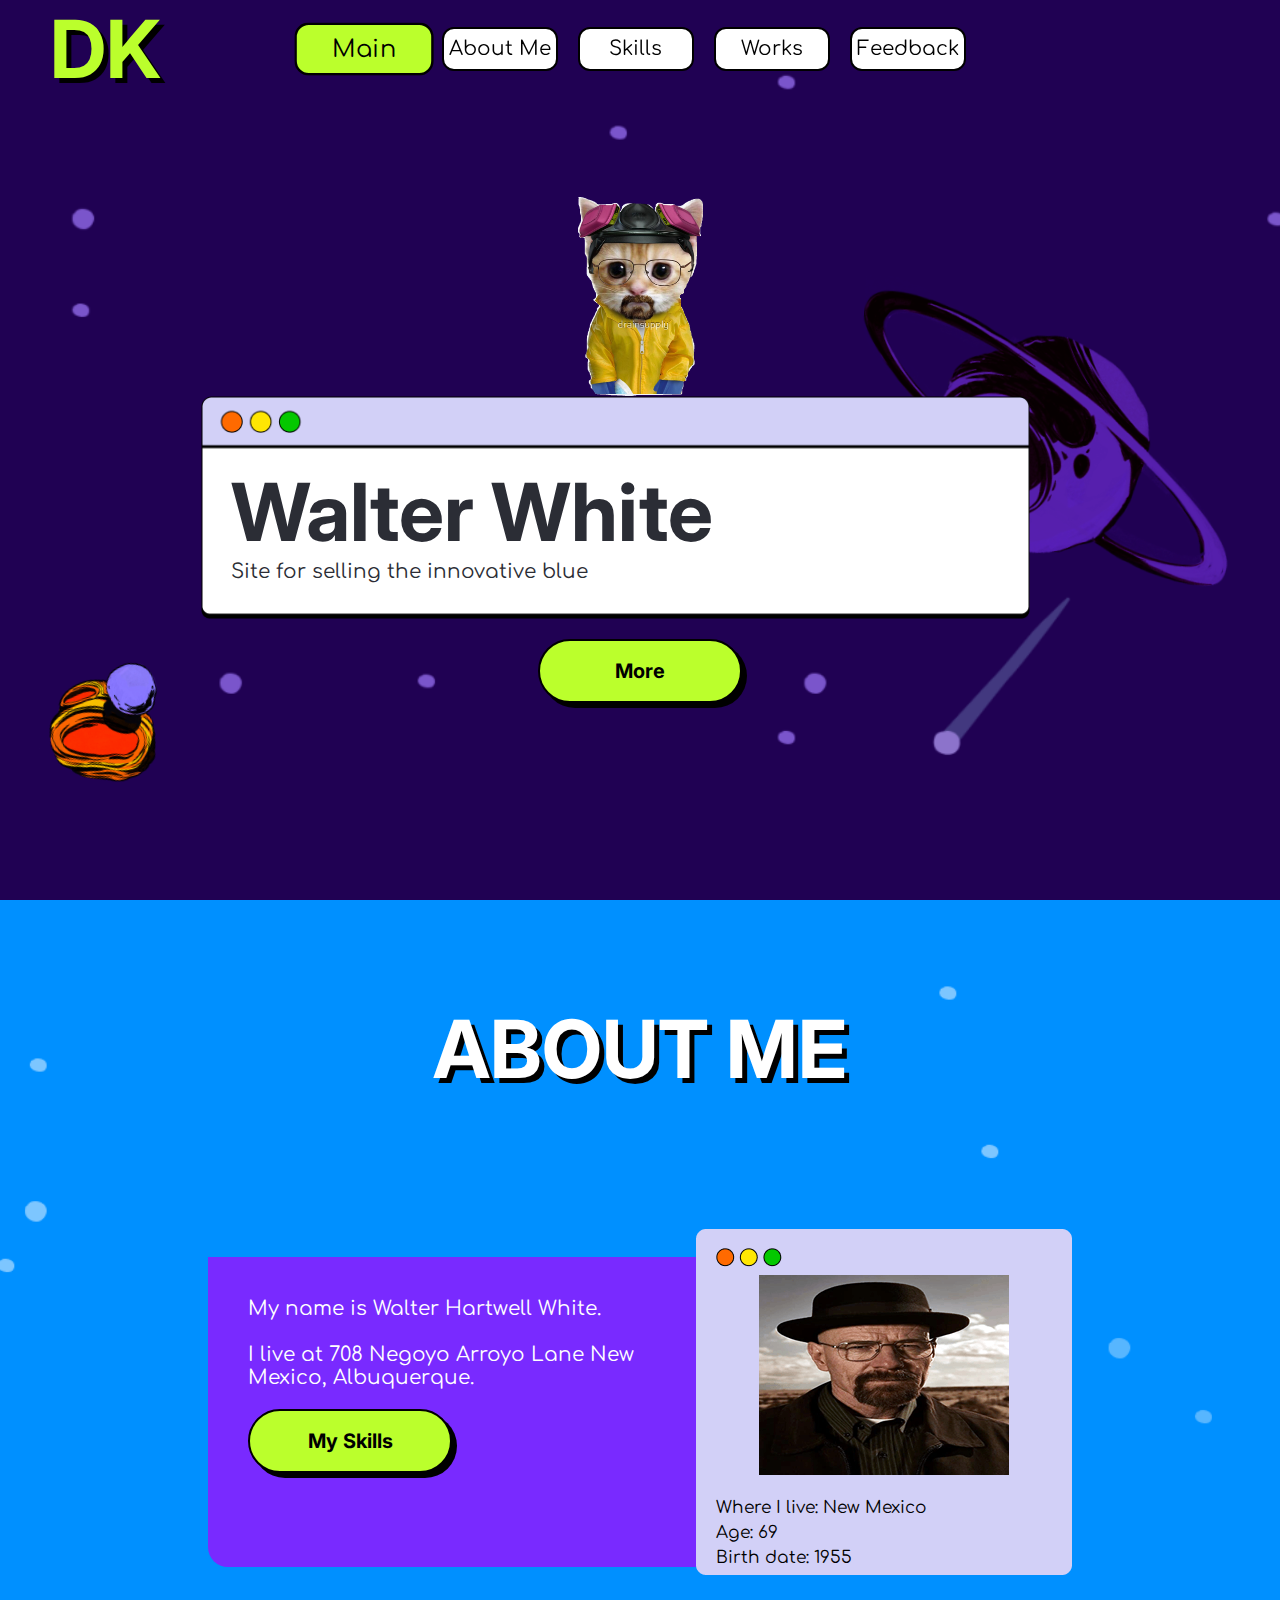
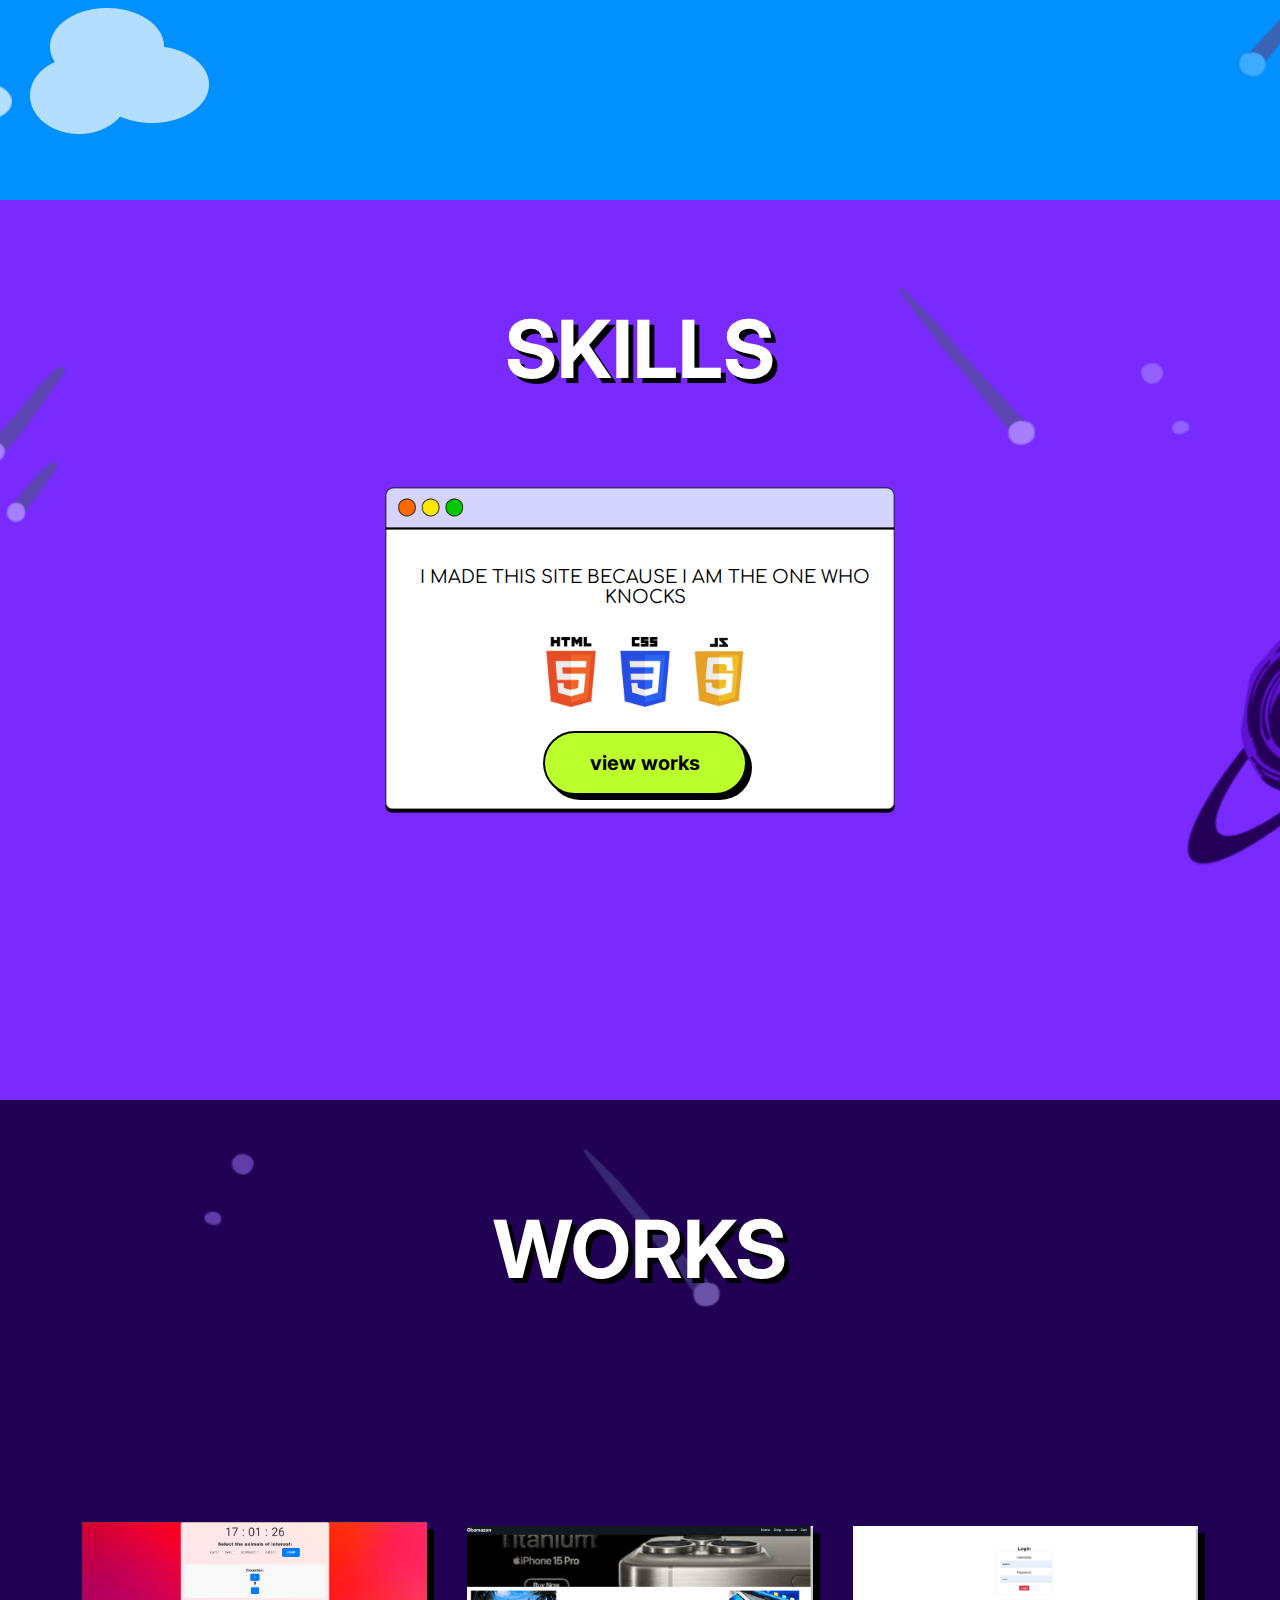
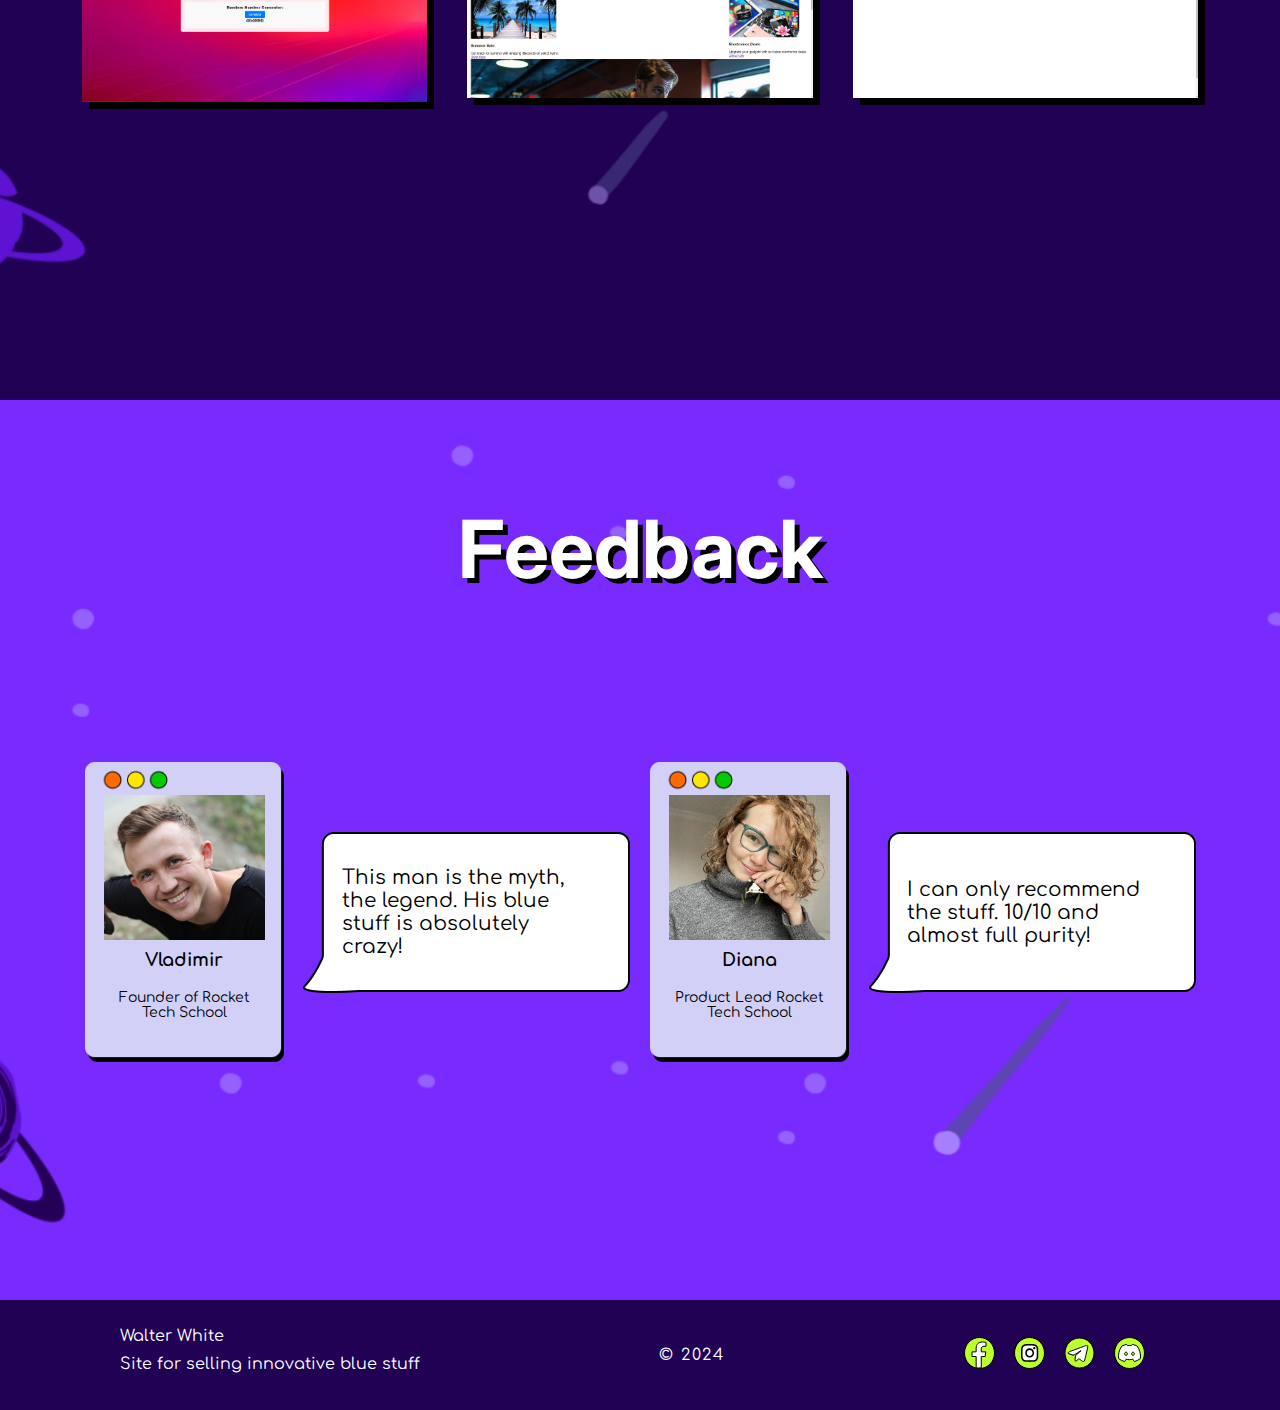
<file: index.html>
<!DOCTYPE html>
<html lang="en">

<head>
    <link rel="preconnect" href="https://fonts.googleapis.com">
    <link rel="preconnect" href="https://fonts.gstatic.com" crossorigin>
    <link
        href="https://fonts.googleapis.com/css2?family=Comfortaa:wght@300..700&family=Inter:wght@100..900&display=swap"
        rel="stylesheet">
    <link rel="stylesheet" href="./styles.css">
    <meta charset="UTF-8">
    <meta name="viewport" content="width=device-width, initial-scale=1.0">
    <title>Waltuh Online Shop</title>
</head>
<body>
    <nav>
        <div class="fixed-menu">
            <h1 class="logo">DK</h1>
            <div class="nav-links">
                <a class="nav-link main-link active" href="#main">Main</a>
                <a class="nav-link about-link" href="#about">About Me</a>
                <a class="nav-link skills-link" href="#skills">Skills</a>
                <a class="nav-link works-link" href="#works">Works</a>
                <a class="nav-link comments-link" href="#comments">Feedback</a>
            </div>
            <div class="mobile-button">
                <img class="mobile-btn" src="img/mobile_menu.webp" width="40">
                <img class="mobile-btn btn-hide" src="img/close_menu.png" width="40">
            </div>
            
            <div class="mobile-menu hide">
                <div class="mobile-nav">
                    <div class="mobile-nav-links">
                        <a class="nav-link" href="#main">Main</a>
                        <a class="nav-link" href="#about">About Me</a>
                        <a class="nav-link" href="#skills">Skills</a>
                        <a class="nav-link" href="#works">Works</a>
                        <a class="nav-link" href="#comments">Feedback</a>
                    </div>
                </div>
            </div>
        </div>
    </nav>

    <section id="main">
        <div class="main-block">
            <div class="planet"></div>
            <img src="img/maskot.png" width="125">
            <div class="main-content">
                <h1 class="main-title">Walter White</h1>
                <p class="main-subtitle">Site for selling the innovative blue</p>
            </div>
            <div class="button">
                <a href="#">More</a>  
            </div>
        </div>
        <div class="moving-planet"></div>
    </section>

    <section id="about">
        <h1 class="title">ABOUT ME</h1>
            <div class="about-block">
                <div class="about-content">
                    <div class="about-text">
                        <p class="about-title"> My name is Walter
                            Hartwell White. <br><br>
                           I live at 708 Negoyo Arroyo
                           Lane New Mexico, Albuquerque.
                        </p>
                        <div class="button">
                            <a href="#">My Skills</a>  
                        </div>
                    </div>
                </div>
                <div class="about-card">
                    <img src="img/photo.png">
                    <p>Where I live: New Mexico</p>
                    <p>Age: 69</p>
                    <p>Birth date: 1955</p>
                </div>
            </div>
            <div class="moving-cloud"></div>
    </section>

    <section id="skills">
        <h1 class="title">SKILLS</h1>
        <div class="skills-block">
            <div class="skills-card">
                <p> I MADE THIS SITE
                    BECAUSE I AM THE 
                    ONE WHO KNOCKS
                </p>
                <div class="languages">
                    <img src="img/html.webp" width="70">
                    <img src="img/css.webp" width="70">
                    <img src="img/js.webp" width="70">
                </div>
                <div class="button">
                    <a href="#">view works</a>  
                </div>
            </div>
        </div>
    </section>

    <section id="works">
        <h1 class="title">WORKS</h1>
        <div class="works-block">
            <img src="img/work1.webp" >
            <img src="img/work2.webp">
            <img src="img/work3.webp">
        </div>
    </section>

    <section id="comments">
        <h1 class="title">Feedback</h1>
        <div class="comments-block">
            <div class="comment-card">
                <img src="img/photo1.webp">
                <h3>Vladimir</h3>
                <p>Founder of Rocket Tech School</p>
            </div>
            <div class="comment">
                <p>
                   This man is the myth,
                   the legend. His blue stuff
                   is absolutely crazy!
                </p>
            </div>
            <div class="comment-card">
                <img src="img/photo2.webp">
                <h3>Diana</h3>
                <p>Product Lead Rocket Tech School</p>
            </div>
            <div class="comment">
                <p>
                   I can only recommend the
                   stuff. 10/10 and almost
                   full purity!
                </p>
            </div>
        </div>
    </section>

    <footer>
        <div class="footer-info">
            <p>Walter White</p>
            <p>Site for selling innovative blue stuff</p>
        </div>
        <div class="footer-year">
            <p>© 2024</p>
        </div>
        <div class="footer-links">
            <a href="#"><img src="img/facebook.svg"></a>
            <a href="#"><img src="img/instagram.svg"></a>
            <a href="#"><img src="img/telegram.svg"></a>
            <a href="#"><img src="img/discord.svg"></a>
        </div>
    </footer>

    <script src="main.js"></script>
</body>
</html>
<!-- <body>
    <script src="./main.js"></script>
    <nav>
        <div class="fixed-menu">
            <h1 class="logo">DK</h1>
            <div class="nav-links">
                <a class="nav-link main-link active" href="#main">Главная</a>
                <a class="nav-link about-link" href="#about">Обо мне</a>
                <a class="nav-link skills-link" href="#skills">Навыки</a>
                <a class="nav-link works-link" href="#works">Работы</a>
                <a class="nav-link comments-link" href="#comments">Отзывы</a>
            </div>
            <div class="mobile-button">
                <img src="img/mobile_menu.webp" width="40">
            </div>
            <div class="mobile-menu hide">
                <div class="mobile-nav">
                    <div class="mobile-nav-links">
                        <a class="nav-link" href="#main">Главная</a>
                        <a class="nav-link" href="#about">Обо мне</a>
                        <a class="nav-link" href="#skills">Навыки</a>
                        <a class="nav-link" href="#works">Работы</a>
                        <a class="nav-link" href="#comments">Отзывы</a>
                    </div>
                </div>
            </div>
        </div>
    </nav>




    <section id="main">
        <div class="main-block">
            <img src="./img/maskot.webp" width="125">
            <div class="main-content">
                <h1 class="main-title">
                    JOHN WICK
                </h1>
                <p class="main-subtitle">
                    Official John Wick Development Site for guns
                </p>
            </div>
            <div class="button">
                <a href="#">More</a>
            </div>
        </div>
        <div class="moving-planet">
        </div>
    </section>



    <section id="about">
        <h1 class="title">ABOUT ME</h1>
        <div class="about-block">
            <div class="about-content">
                <div class="about-text">
                    <p class="about-title"> My name is John Wick.
                        I develop innovative websites and applications to sell guns. <br><br>
                        I enjoy creating interesting gun models.
                    </p>
                    <div class="button">
                        <a href="#">My skills</a>
                    </div>
                </div>
            </div>
            <div class="about-card">
                <img src="./img/3jdcvk.jpg">
                <p>Location: New Mexico, Albuquerque</p>
                <p>Age: 80</p>
                <p>Date of birth: 1944</p>
            </div>
        </div>
        <div class="moving-cloud"></div>
    </section>

    <section id="skills">
        <h1 class="title">SKILLS</h1>
        <div class="skills-block">
            <div class="skills-card">
                <p> I MADE THIS WEBSITE
                    BECAUSE I AM A SIGMA
                </p>
                <div class="languages">
                    <img src="./img/html.webp" width="70">
                    <img src="./img/css.webp" width="70">
                    <img src="./img/js.webp" width="70">
                </div>
                <div class="button">
                    <a href="#">View Works</a>
                </div>
            </div>
            <div class="moving-planet2">
            </div>
        </div>
    </section>

    <section id="works">
        <h1 class="title">WORKS</h1>
        <div class="work-block">
            <img src="./img/image.png">
            <img src="./img/work2.webp">
            <img src="./img/work3.webp">
        </div>
    </section>

    <section id="comments">
        <h1 class="title">COMMENTS</h1>
        <div class="comment-block">
            <div class="comment-card">
                <img src="./img/photo1.webp">
                <h3>Vladimir</h3>
                <p>CEO of Rocket Tech School</p>
            </div>
            <div class="comment">
                <p>
                    This girl has completed the
                    4 month Web
                    Development Course,
                    and is already creating
                    sophisticated websites!
                </p>
            </div>
            <div class="comment-card">
                <img src="./img/photo2.webp">
                <h3>Diana</h3>
                <p>Product Lead Rocket Tech School</p>
            </div>
            <div class="comment">
                <p>
                    Very good at writing code.
                    Excellent website
                    optimization, innovative,
                    stylish and youthful!
                </p>
            </div>
        </div>
    </section>
    <footer>
        <div class="footer-info">
            <p>JOHN WICK</p>
            <p>Innovative gun seller's personal site</p>
        </div>
        <div class="footer-year">
            <p>© 2024</p>
        </div>
        <div class="footer-links">
            <a href="#">
                <img src="img/facebook.svg">
            </a>
            <a href="#">
                <img src="img/instagram.svg">
            </a>
            <a href="#">
                <img src="img/telegram.svg">
            </a>
            <a href="#">
                <img src="img/discord.svg">
            </a>
        </div>
    </footer>
</body>

</html> -->
</file>
<file: styles.css>
@import url('https://fonts.googleapis.com/css2?family=Comfortaa:wght@700&family=Inter:wght@700&display=swap');

*{
    margin: 0;
    font-family: 'Inter', sans-serif;
    scroll-behavior: smooth;
}

section{
    background-position: center;
    background-repeat: no-repeat;
    background-size: cover;
    min-height: 100vh;
    position: relative;
}

#main{
    background-image: url(img/bgMAIN.webp);
}

 #about{
     background-image: url(img/bgABOUT.png);
 }
 
 #skills{
     background-image: url(img/bgSKILLS.webp);
 }
 
 #works{
     background-image: url(img/bgWORKS.webp);
 }
 
 #comments{
     background-image: url(img/bgCOMMENTS.webp);
 }

 .main-block, .about-block, .skills-block, .works-block, .comments-block{
    display: flex;
    justify-content: center;
    align-items: center;
    min-height: 70vh;
}

.main-block{
    flex-direction: column;
    height: 100vh;
}

.main-content{
    background-image: url(img/form1.webp);
    background-repeat: no-repeat;
    background-size: contain;
    width: 849px;
    height: 223px;
    padding-left: 30px;
    z-index: 2;
}

.main-title{
    padding-top: 67px;
    color: #2B2D35;
    font-size: 80px;
}

.main-subtitle{
    color: #2B2D35;
    font-size: 20px;
    font-family: 'Comfortaa';
}

.button{
    width: 200px;
    height: 60px;
    border-radius: 100px;
    border: 2px solid #000;
    background: #BBFF2C;
    display: flex;
    justify-content: center;
    align-items: center;
    box-shadow: 5px 5px 0 #000000;
    margin-top: 20px;
    transition-duration: 0.3s;
}

.button a {
    color: #000;
    font-size: 20px;
    font-weight: 700;
    text-decoration: none;
}

.button:hover{
    background: #a0d826;
}

nav{
    position: fixed;
    top: 0;
    width: 100%;
    z-index: 10;
}

.logo{
    color: #BBFF2C;
    font-size: 80px;
    padding-left: 50px;
    text-shadow: 5px 5px 0 #000000;
}

.fixed-menu{
    display: flex;
    justify-content: space-between;
    align-items: center;
    flex: 1;
}

.nav-links{
    display: flex;
    justify-content: center;
    flex-grow: 1;
    padding-right: 150px;
}

.nav-link{
    width: 112px;
    height: 40px;
    border-radius: 12px;
    border: 2px solid #000;
    background-color: #FFF;
    text-decoration: none;
    color: #000;
    font-size: 20px;
    font-family: 'Comfortaa';
    display: flex;
    justify-content: center;
    align-items: center;
    margin-right: 20px;
    transition-duration: 0.3s;
}

.active, .nav-link:hover{
    background-color: #BBFF2C;
    transform: scale(1.2, 1.2);
}

.mobile-button{
    display: none;
    width: 40px;
    position: absolute;
    right: 20px;
    top: 20px;
}

.hide{
    display: none;
}

.mobile-menu{
    position: absolute;
    top: 0;
    z-index: -1;
    width: 100%;
    background-color: #200153;
    min-height: 100vh;
}

.mobile-nav{
    height: 100vh;
    display: flex;
    flex-direction: column;
    justify-content: center;
    align-items: center;
}

.mobile-nav-links .nav-link{
    margin-bottom: 30px;
    width: 210px;
    height: 50px;
}


.off-scroll{
    overflow: hidden;
}



.planet{
    background: url(img/planet.webp);
    background-repeat: no-repeat;
    width: 405px;
    height: 330px;
    transform: rotate(-176deg);
    position: absolute;
    right: 20px;
    z-index: 1;
}

.moving-planet{
    background: url(img/moving-planet.webp);
    background-repeat: no-repeat;
    width: 200px;
    height: 230px;
    transform: rotate(-15deg);
    position: absolute;
    bottom: 30px;
    left: 30px;
}

@keyframes planet-move {
	from{transform: translateY(0px);}
	to {transform: translateY(70px);}
}

.moving-planet, .moving-cloud, .moving-planet2{
    animation-name: planet-move;
    animation-duration: 2s;
    animation-iteration-count: infinite;
    animation-direction: alternate;
}

.title{
    padding-top: 100px;
    text-align: center;
    color: #FFF;
    font-size: 80px;
    text-shadow: 5px 5px 0 #000000;
}

.about-content{
    width: 35%;
    height: 270px;
    border-radius: 0px 0px 0px 20px;
    background: #792AFF;
    padding-left: 40px ;
    padding-top: 40px;
    position: relative;
    display: flex;
}

.about-title{
    color: #FFF;
    font-size: 20px;
    max-width: 463px;
    margin-bottom: 20px;
    font-family: 'Comfortaa';
}

.about-card{
    background-image: url(img/form2.webp);
    background-repeat: no-repeat;
    width: 376px;
    height: 346px;
    display: flex;
    flex-direction: column;
    justify-content: center;
    align-items: center;
    padding-top: 20px;
    position: relative;
}

.about-card p{
    color: #000;
    font-size: 17px;
    align-self: start;
    padding-left: 20px;
    line-height: 25px;
    font-family: 'Comfortaa';
}

.about-card img{
    padding-bottom: 20px;
}

.moving-cloud{
    background: url(img/cloud.webp);
    background-repeat: no-repeat;
    width: 180px;
    height: 162px;
    position: absolute;
    bottom: 30px;
    left: 30px;
}

.skills-card{
    background-image: url(img/form3.webp);
    background-repeat: no-repeat;
    background-size: contain;
    height: 450px;
    display: flex;
    flex-direction: column;
    align-items: center;
    margin-top: 100px;
    margin: 20px;
    padding-left: 10px;
}

.skills-card p{
    color: #000;
    font-size: 18px;
    margin-top: 80px;
    margin-bottom: 30px;
    text-align: center;
    max-width: 500px;
    font-family: 'Comfortaa';
}

 .works-block img{
     margin: 0 20px;
     width: 27%;
     box-shadow: 7px 7px 0 #000000;
 }

 .comments-block{
    justify-content: space-evenly;
    max-width: 1150px;
    margin: auto;
}

.comment-card{
    background-image: url(img/card.webp);
    background-repeat: no-repeat;
    background-position: center;
    background-size: contain;
    height: 300px;
    display: flex;
    flex-direction: column;
    justify-content: center;
    align-items: center;
    max-width: 200px;
}

.comment-card h3{
    font-size: 18px;
    font-family: 'Comfortaa';
    padding: 10px;

}
.comment-card  p{
    font-size: 14px;
    font-family: 'Comfortaa';
    padding: 10px 20px;
    text-align: center;
}

.comment{
    background-image: url(img/comment.webp);
    background-repeat: no-repeat;
    background-position: center;
    background-size: contain;
    width: 327px;
    height: 161px;
    display: flex;
    justify-content: center;
    align-items: center;
}
.comment p{
    font-size: 20px;
    font-family: 'Comfortaa';
    max-width: 250px;
}

footer{
    background-color: #200153;
    height: 110px;
    display: flex;
    justify-content: space-around;
    align-items: center;
    color: #FFF;
}

.footer-info p{
    font-family: 'Comfortaa';
    padding-bottom: 10px;
}

.footer-year p{
    font-family: 'Comfortaa';
    letter-spacing: 1.5px;
}

.footer-links a{
    margin-right: 15px;
}

@media (max-width: 1000px) {
    .mobile-button {
        display: block;
    } 
    
    .nav-links {
        display: none;
    }

    .logo{
        font-size: 40px;
        padding-left: 20px;
        padding-top: 10px;
    }

    .main-content{
        max-width: 320px;
    }

    .main-title{
        padding-top: 30px;
        font-size: 30px;
    } 
    .main-subtitle{
        font-size: 15px;
    } 
    
    .planet, .moving-cloud, .moving-planet2{
        display: none;
    }

    .title{
        font-size: 50px;
        padding-top: 30px;
    }

    .about-block{
        flex-direction: column;
        margin-top: 20px;
        padding: 0;
    }

    .about-card{
        order: -1;
        background-size: contain;
        padding-top: 20px;
        width: 326px;
        height: 296px;
    }

    .about-card img{
        width: 85%;
    }

    .about-content{
        width: 75%;
        height: 250px;
        margin-bottom: 20px;
    }

    .about-title{
        font-size: 18px;
    }

    .skills-card{
        margin: 20px;
        padding-left: 10px;
        background-size: contain;
    }

    .skills-card p{
        font-size: 16px;
        margin-top: 15%;
        margin-bottom: 20px;
    }

    .skills-section{
        min-height: 60vh;
    }

    .skills-card .button{
        position: absolute;
        bottom: 100px;
    }

    .works-block{
        flex-direction: column;
        padding: 20px 0;
    }

    .works-block img{
        margin: 20px 0;
        width: 80%;
    }

    .comments-block{
        flex-direction: column;
        align-items: center;
        justify-content: flex-start;
        margin: 0 auto;
        padding-top: 50px;
    }

    .comment{
        background-image: url(img/comment-mobile.webp);
    }

    .comment p{
        font-size: 15px;
        max-width: 290px;
    }

    footer{
        height: 200px;
        flex-direction: column;
        justify-content: space-evenly;
        align-items: center;
    }

    .footer-info{
        text-align: center;
    }


    .button{
        width: 150px;
        height: 40px;
        z-index: 2;
    }
    
    .button a {
        font-size: 15px;
    }
 
}

.btn-hide{ 
    display: none;
}
</file>
